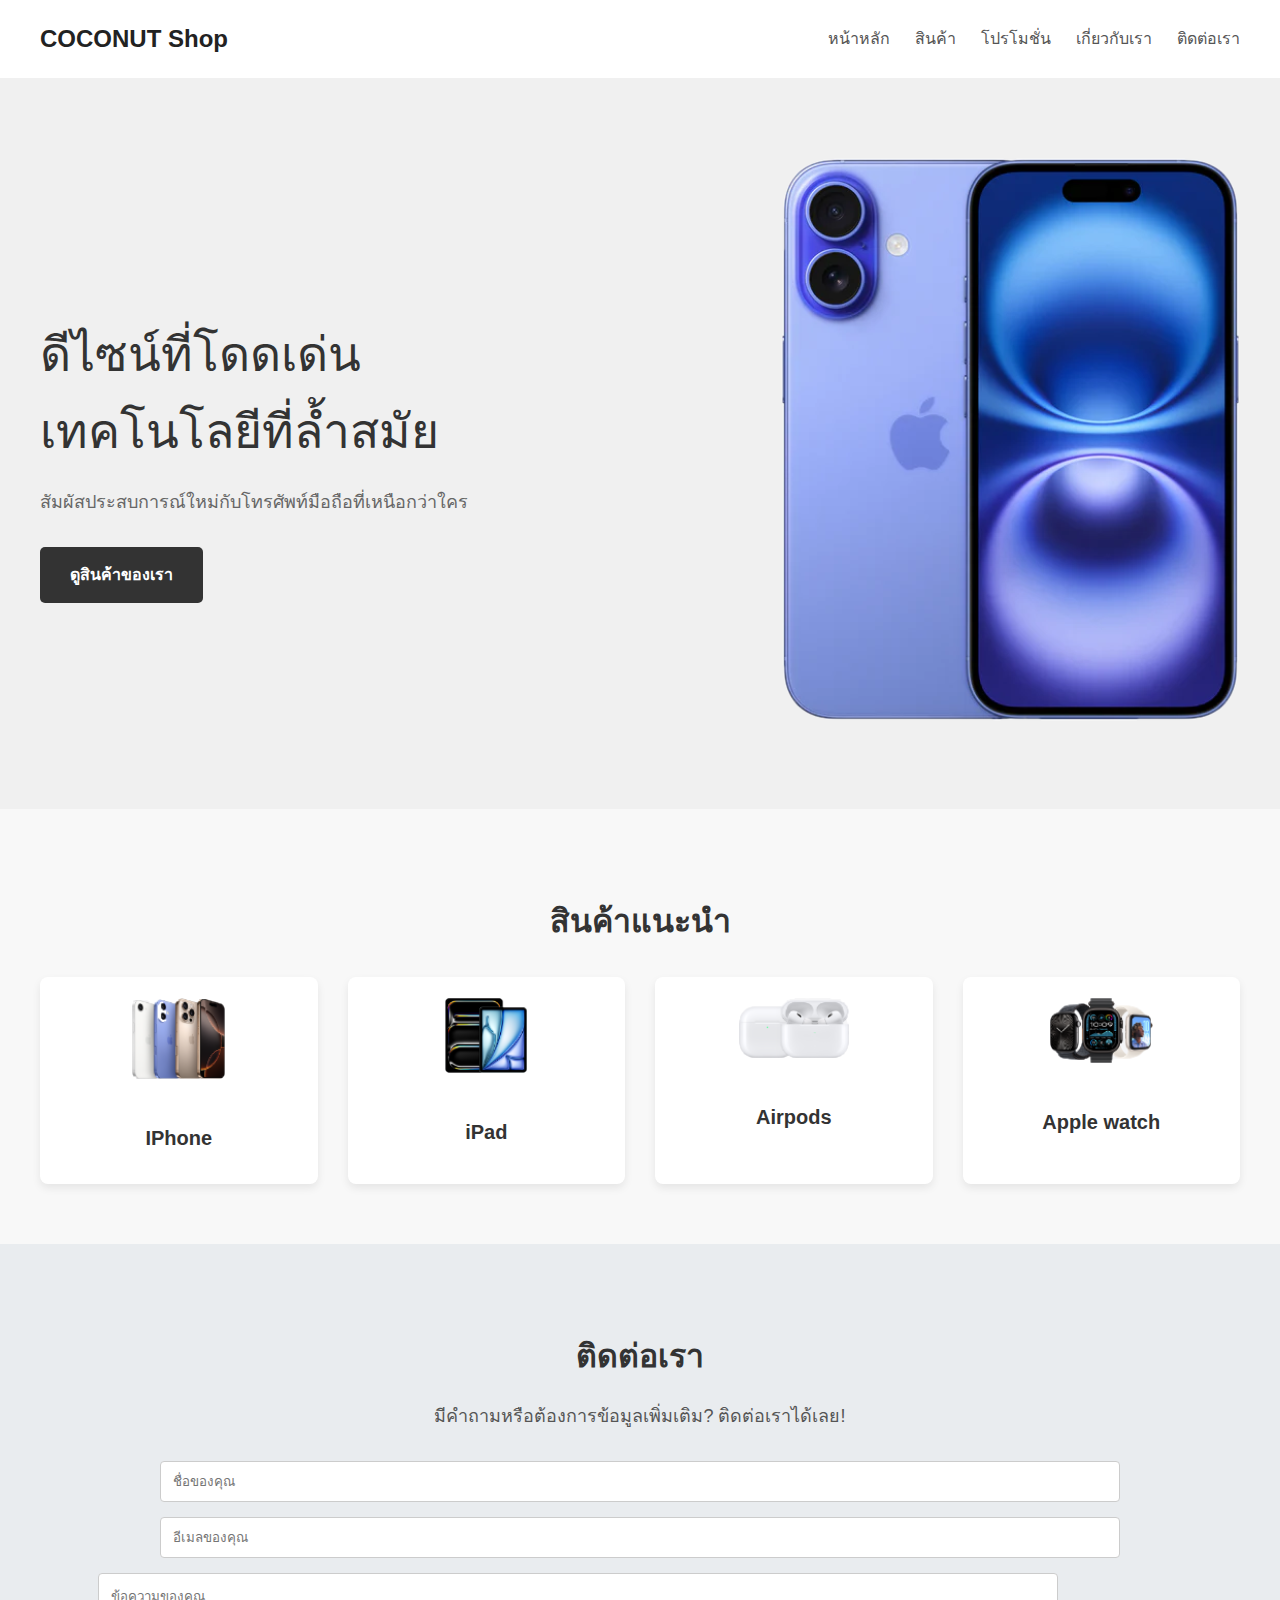
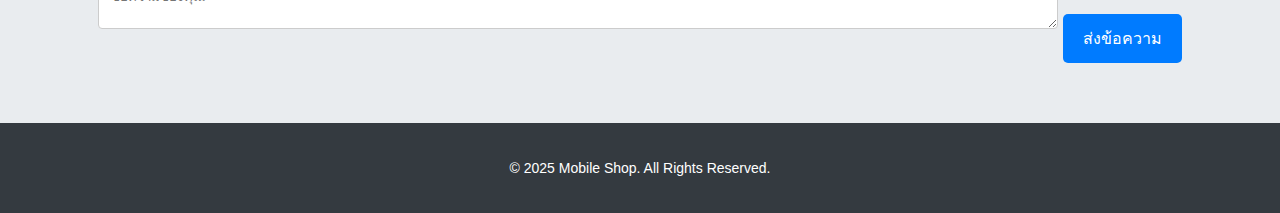
<file: index.html>
<!DOCTYPE html>
<html lang="th">
<head>
    <meta charset="UTF-8">
    <meta name="viewport" content="width=device-width, initial-scale=1.0">
    <title>Mobile Shop - ดีไซน์ที่เหนือกว่า</title>
    <link rel="stylesheet" href="style.css"> </head>
<body>
    <header class="header">
        <div class="container">
            <div class="logo">COCONUT Shop</div>
            <nav class="nav">
                <ul>
                    <li><a href="#">หน้าหลัก</a></li>
                    <li><a href="#">สินค้า</a></li>
                    <li><a href="#">โปรโมชั่น</a></li>
                    <li><a href="#">เกี่ยวกับเรา</a></li>
                    <li><a href="#">ติดต่อเรา</a></li>
                </ul>
            </nav>
        </div>
    </header>

    <main class="main-content">
        <section class="hero-section">
            <div class="container">
                <div class="hero-text">
                    <h1>ดีไซน์ที่โดดเด่น <br> เทคโนโลยีที่ล้ำสมัย</h1>
                    <p>สัมผัสประสบการณ์ใหม่กับโทรศัพท์มือถือที่เหนือกว่าใคร</p>
                    <a href="index1.html" class="btn-cta">ดูสินค้าของเรา</a>
                </div>
                <div class="hero-implaceholder_phone.pngage">
                    <img src="Logo.png" alt="โทรศัพท์มือถือ">
                </div>
            </div>
        </section>

        <section class="featured-products">
            <div class="container">
                <h2>สินค้าแนะนำ</h2>
                <div class="product-grid">
                    <div class="product-card">
                        <img src="iphone.png" alt="IPone">
                        <h3>IPhone</h3>
                      
                    </div>
                    <div class="product-card">
                        <img src="iPad.png" alt="สินค้า 2">
                        <h3>iPad</h3>
                        
                    </div>
                    <div class="product-card">
                        <img src="air.png" alt="สินค้า 3">
                        <h3>Airpods</h3>
                        
                    </div>
                    <div class="product-card">
                        <img src="watch.png" alt="สินค้า 4">
                        <h3>Apple watch</h3>
                        
                    </div>
                </div>
            </div>
        </section>

        <section class="contact-section">
            <div class="container">
                <h2>ติดต่อเรา</h2>
                <p>มีคำถามหรือต้องการข้อมูลเพิ่มเติม? ติดต่อเราได้เลย!</p>
                <form class="contact-form">
                    <input type="text" placeholder="ชื่อของคุณ">
                    <input type="email" placeholder="อีเมลของคุณ">
                    <textarea placeholder="ข้อความของคุณ"></textarea>
                    <button type="submit">ส่งข้อความ</button>
                </form>
            </div>
        </section>
    </main>

    <footer class="footer">
        <p>&copy; 2025 Mobile Shop. All Rights Reserved.</p>
    </footer>
</body>
</html>
</file>
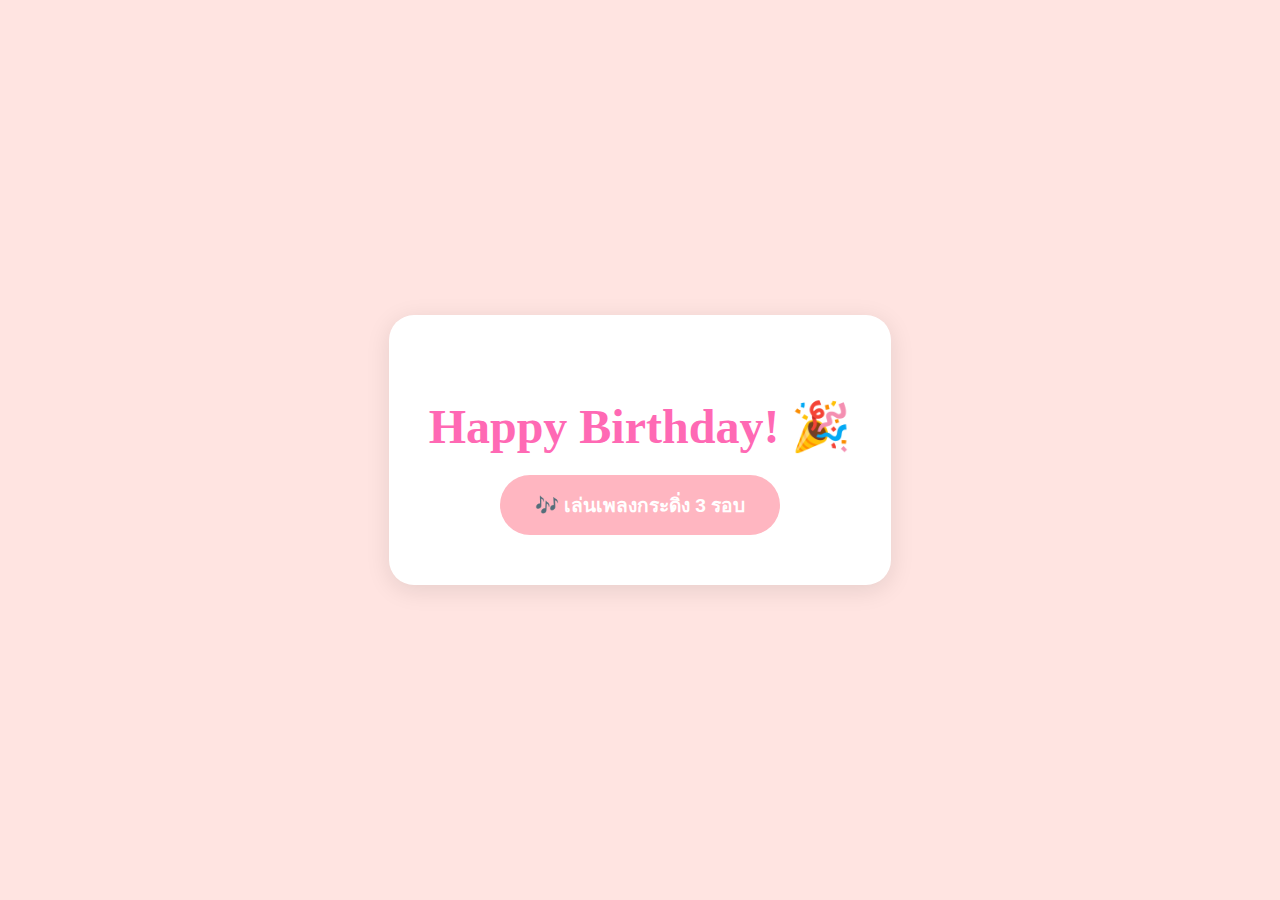
<file: you.html>
<!DOCTYPE html>
<html lang="en">
<head>
<meta charset="UTF-8">
<meta name="viewport" content="width=device-width, initial-scale=1.0">
<title>Happy Birthday 🎂</title>
<style>
  body {
    margin:0;
    font-family: 'Baloo 2', cursive;
    display:flex;
    justify-content:center;
    align-items:center;
    height:100vh;
    background:#ffe4e1;
  }
  .container {
    text-align:center;
    background:#fff;
    padding:50px 40px;
    border-radius:25px;
    box-shadow:0 5px 25px rgba(0,0,0,0.1);
  }
  h1 { color:#ff69b4; font-size:3rem; margin-bottom:20px;}
  .play-btn {
    padding:15px 35px;
    font-size:1.2rem;
    font-weight:600;
    color:#fff;
    background:#ffb6c1;
    border:none;
    border-radius:50px;
    cursor:pointer;
  }
  .play-btn:hover { transform:scale(1.05); }
</style>
</head>
<body>
<div class="container">
  <h1>Happy Birthday! 🎉</h1>
  <button class="play-btn" onclick="playSong()">🎶 เล่นเพลงกระดิ่ง 3 รอบ</button>
</div>

<script>
function playSong() {
  const AudioContext = window.AudioContext || window.webkitAudioContext;
  const audioCtx = new AudioContext();

  const notes = [
    264, 264, 297, 264, 352, 330,
    264, 264, 297, 264, 396, 352,
    264, 264, 528, 440, 352, 330, 297,
    466, 466, 440, 352, 396, 352
  ];

  const durations = [
    300,150,450,450,450,900,
    300,150,450,450,450,900,
    300,150,450,450,450,450,900,
    300,150,450,450,450,900
  ];

  const rounds = 3; // จำนวนรอบที่ต้องการ
  let startTime = audioCtx.currentTime;

  for (let r = 0; r < rounds; r++) {
    notes.forEach((freq, i)=>{
      const osc = audioCtx.createOscillator();
      const gainNode = audioCtx.createGain();

      osc.type = 'sine';
      osc.frequency.setValueAtTime(freq, audioCtx.currentTime);

      gainNode.gain.setValueAtTime(0, startTime);
      gainNode.gain.linearRampToValueAtTime(0.3, startTime+0.01);
      gainNode.gain.exponentialRampToValueAtTime(0.001, startTime + durations[i]/1000);

      osc.connect(gainNode);
      gainNode.connect(audioCtx.destination);

      osc.start(startTime);
      osc.stop(startTime + durations[i]/1000);

      startTime += durations[i]/1000;
    });
  }
}
</script>
</body>
</html>
</file>
<file: style.css>
body {
    font-family: -apple-system, BlinkMacSystemFont, 'Segoe UI', Roboto, 'Helvetica Neue', Arial, sans-serif;
    margin: 0;
    padding: 0;
    background-color: #f8f8f8;
    color: #333;
    line-height: 1.6;
}

.container {
    max-width: 1200px;
    margin: 0 auto;
    padding: 0 20px;
}

.header {
    background-color: #fff;
    padding: 20px 0;
    box-shadow: 0 2px 4px rgba(0, 0, 0, 0.05);
}

.header .container {
    display: flex;
    justify-content: space-between;
    align-items: center;
}

.logo {
    font-size: 24px;
    font-weight: bold;
    color: #222;
}

.nav ul {
    list-style: none;
    margin: 0;
    padding: 0;
    display: flex;
}

.nav li {
    margin-left: 25px;
}

.nav a {
    text-decoration: none;
    color: #555;
    font-weight: 500;
    transition: color 0.3s ease;
}

.nav a:hover {
    color: #000;
}

.hero-section {
    padding: 80px 0;
    background-color: #f0f0f0;
}

.hero-section .container {
    display: flex;
    align-items: center;
}

.hero-text {
    flex: 1;
    padding-right: 40px;
}

.hero-text h1 {
    font-size: 48px;
    margin-bottom: 15px;
    font-weight: 300;
}

.hero-text p {
    font-size: 18px;
    color: #666;
    margin-bottom: 30px;
}

.btn-cta {
    display: inline-block;
    background-color: #333;
    color: #fff;
    padding: 15px 30px;
    text-decoration: none;
    border-radius: 5px;
    font-size: 16px;
    font-weight: 600;
    transition: background-color 0.3s ease;
}

.btn-cta:hover {
    background-color: #000;
}

.hero-image {
    flex: 1;
    text-align: center;
}

.hero-image img {
    max-width: 100%;
    height: auto;
}

.featured-products {
    padding: 60px 0;
}

.featured-products h2 {
    font-size: 32px;
    text-align: center;
    margin-bottom: 30px;
}

.product-grid {
    display: grid;
    grid-template-columns: repeat(auto-fit, minmax(250px, 1fr));
    gap: 30px;
}

.product-card {
    background-color: #fff;
    border-radius: 8px;
    box-shadow: 0 4px 8px rgba(0, 0, 0, 0.08);
    padding: 20px;
    text-align: center;
}

.product-card img {
    max-width: 80%;
    height: auto;
    margin-bottom: 15px;
}

.product-card h3 {
    font-size: 20px;
    margin-bottom: 10px;
}

.product-card p {
    color: #777;
    font-size: 16px;
}

.contact-section {
    padding: 60px 0;
    background-color: #e9ecef;
    text-align: center;
}

.contact-section h2 {
    font-size: 32px;
    margin-bottom: 20px;
}

.contact-section p {
    font-size: 18px;
    color: #555;
    margin-bottom: 30px;
}

.contact-form input,
.contact-form textarea {
    width: 80%;
    padding: 12px;
    margin-bottom: 15px;
    border: 1px solid #ccc;
    border-radius: 4px;
    box-sizing: border-box;
}

.contact-form button {
    background-color: #007bff;
    color: #fff;
    padding: 12px 20px;
    border: none;
    border-radius: 5px;
    font-size: 16px;
    cursor: pointer;
    transition: background-color 0.3s ease;
}

.contact-form button:hover {
    background-color: #0056b3;
}

.footer {
    text-align: center;
    padding: 20px 0;
    background-color: #343a40;
    color: #fff;
    font-size: 14px;
}
</file>
